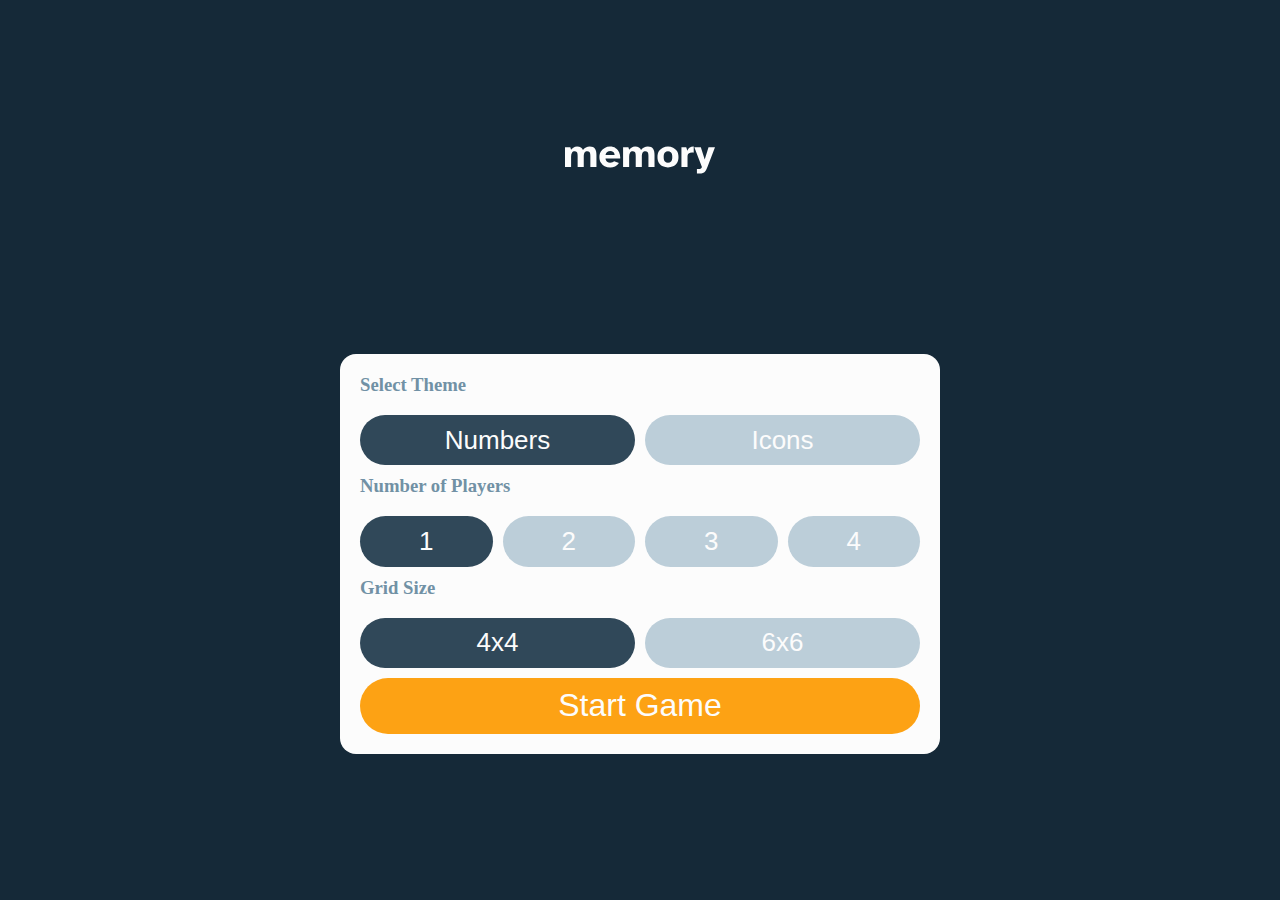
<file: index.html>
<!DOCTYPE html>
<html lang="en">
<head>
  <meta charset="UTF-8">
  <meta name="viewport" content="width=device-width, initial-scale=1.0">

  <link rel="icon" type="image/png" sizes="32x32" href="./assets/favicon-32x32.png">
  <link rel="stylesheet" href="styles.css">
  <link rel="stylesheet" href="layout.css">
  
  
  <title>Frontend Mentor | Memory game</title>
</head>
<body>

  <!-- Game setup start -->
<div class = "wrapper">
  <div class="head">
    <svg class="logo-img" width="150" height="28" xmlns="http://www.w3.org/2000/svg"><path d="M6.08 21V10.64c0-1.733.287-3.053.86-3.96s1.487-1.36 2.74-1.36c.96 0 1.647.233 2.06.7.413.467.667 1.087.76 1.86.093.773.14 1.627.14 2.56V21h6.12V10.52c0-1.733.28-3.033.84-3.9.56-.867 1.453-1.3 2.68-1.3.987 0 1.693.233 2.12.7.427.467.693 1.087.8 1.86.107.773.16 1.627.16 2.56V21h6.08V8.92c0-2.693-.48-4.753-1.44-6.18C29.04 1.313 27.293.6 24.76.6c-1.387 0-2.673.28-3.86.84a7.44 7.44 0 0 0-2.94 2.48c-.453-1.093-1.153-1.92-2.1-2.48C14.913.88 13.653.6 12.08.6c-1.467 0-2.72.347-3.76 1.04-1.04.693-1.787 1.413-2.24 2.16l-.76-2.64H0V21h6.08Zm39.2.48c1.627 0 3.22-.36 4.78-1.08 1.56-.72 2.86-1.84 3.9-3.36l-4.84-1.76c-.373.427-.9.78-1.58 1.06s-1.487.42-2.42.42c-1.12 0-2.14-.347-3.06-1.04-.92-.693-1.433-1.733-1.54-3.12H55.2c.133-2.347-.2-4.42-1-6.22-.8-1.8-1.98-3.213-3.54-4.24C49.1 1.113 47.227.6 45.04.6c-1.92 0-3.687.427-5.3 1.28a10.074 10.074 0 0 0-3.88 3.6c-.973 1.547-1.46 3.373-1.46 5.48 0 2.187.46 4.067 1.38 5.64a9.228 9.228 0 0 0 3.84 3.62c1.64.84 3.527 1.26 5.66 1.26ZM49.56 9h-9.04c.187-1.36.727-2.347 1.62-2.96.893-.613 1.913-.92 3.06-.92 1.173 0 2.187.327 3.04.98.853.653 1.293 1.62 1.32 2.9Zm14.6 12V10.64c0-1.733.287-3.053.86-3.96s1.487-1.36 2.74-1.36c.96 0 1.647.233 2.06.7.413.467.667 1.087.76 1.86.093.773.14 1.627.14 2.56V21h6.12V10.52c0-1.733.28-3.033.84-3.9.56-.867 1.453-1.3 2.68-1.3.987 0 1.693.233 2.12.7.427.467.693 1.087.8 1.86.107.773.16 1.627.16 2.56V21h6.08V8.92c0-2.693-.48-4.753-1.44-6.18C87.12 1.313 85.373.6 82.84.6c-1.387 0-2.673.28-3.86.84a7.44 7.44 0 0 0-2.94 2.48c-.453-1.093-1.153-1.92-2.1-2.48C72.993.88 71.733.6 70.16.6c-1.467 0-2.72.347-3.76 1.04-1.04.693-1.787 1.413-2.24 2.16l-.76-2.64h-5.32V21h6.08Zm38.84.48c1.813 0 3.52-.373 5.12-1.12 1.6-.747 2.893-1.9 3.88-3.46.987-1.56 1.48-3.527 1.48-5.9 0-2.4-.493-4.367-1.48-5.9-.987-1.533-2.28-2.667-3.88-3.4-1.6-.733-3.307-1.1-5.12-1.1-1.84 0-3.56.367-5.16 1.1-1.6.733-2.893 1.867-3.88 3.4-.987 1.533-1.48 3.5-1.48 5.9 0 2.373.493 4.34 1.48 5.9.987 1.56 2.28 2.713 3.88 3.46 1.6.747 3.32 1.12 5.16 1.12Zm0-4.72c-1.227 0-2.253-.44-3.08-1.32-.827-.88-1.24-2.36-1.24-4.44 0-2.107.42-3.58 1.26-4.42.84-.84 1.86-1.26 3.06-1.26 1.173 0 2.18.42 3.02 1.26.84.84 1.26 2.313 1.26 4.42 0 2.08-.407 3.56-1.22 4.44-.813.88-1.833 1.32-3.06 1.32ZM122.52 21V11c0-1.573.393-2.707 1.18-3.4.787-.693 1.913-1.04 3.38-1.04.293 0 .56.007.8.02.24.013.52.047.84.1V.6c-1.52-.08-2.813.2-3.88.84-1.067.64-1.907 1.76-2.52 3.36l-1.08-3.64h-4.8V21h6.08Zm11.36 6.44c1.733 0 3.107-.187 4.12-.56 1.013-.373 1.847-1.027 2.5-1.96s1.3-2.24 1.94-3.92l7.6-19.84h-6.52l-3.8 12.4-3.88-12.4h-6.52l7.6 19.72c-.213.667-.447 1.153-.7 1.46-.253.307-.607.5-1.06.58-.453.08-1.133.12-2.04.12h-1.2v4.4h1.96Z" fill="#152938" fill-rule="nonzero"/></svg>
  </div>
<div class = "grid-container">
 <div class = "grid-item item1"><h3>Select Theme</h3></div>
 <div class = "grid-item item2"><button id="theme-active" class = "btn-theme" value="numbers"> Numbers</button></div>
  <div class = "grid-item item3"><button class = "btn-theme" value="icons">Icons</button> </div>

 <div class = "grid-item item4"><h3>Number of Players</h3></div>
  <div class = "grid-item item5"><button id="player-active" class="single btn-player" value="1"> 1</button></div>
  <div class = "grid-item item6"><button class="dual btn-player" value="2"> 2</button></div>
  <div class = "grid-item item7"><button class="triple btn-player" value="3"> 3</button></div>
  <div class = "grid-item item8"><button class="multi btn-player" value="4"> 4</button></div>

  <div class = "grid-item item9"><h3>Grid Size</h3></div>
  <div  class = "grid-item itema"><button id="grid-active" class = "4x4 btn-grid" value="4x4"> 4x4</button></div>
  <div class = "grid-item itemb"><button class = "6x6 btn-grid" value="6x6"> 6x6</button></div>

  <div class = "grid-item itemc"><a href="./home.html"><button class = "start"> Start Game</button></a></div>
</div>
</div>

 <script type="module" src="./module/script.js"></script>
</body>
</html>
</file>
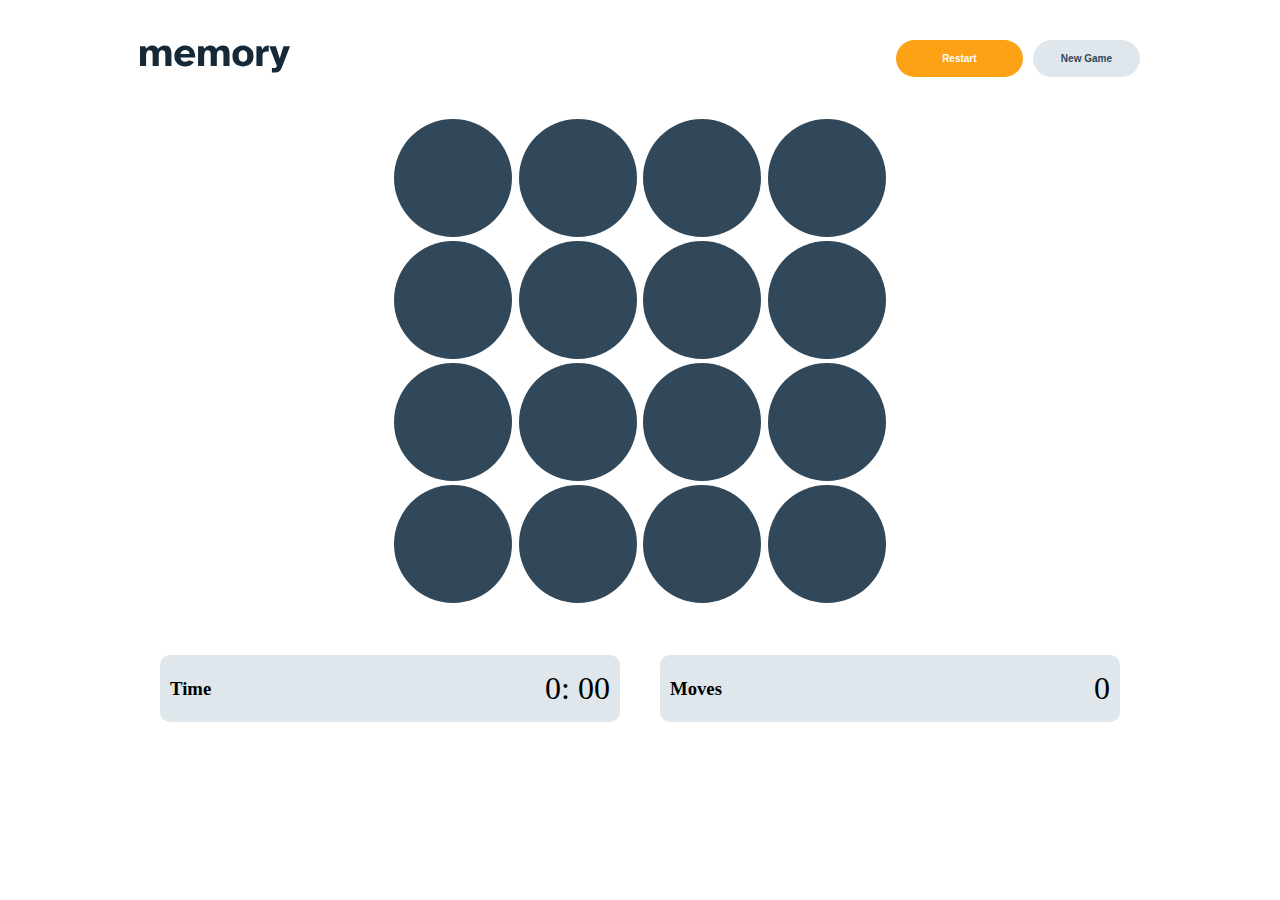
<file: home.html>
<!DOCTYPE html>
<html lang="en">
<head>
    <meta charset="UTF-8">
    <meta http-equiv="X-UA-Compatible" content="IE=edge">
    <meta name="viewport" content="width=device-width, initial-scale=1.0">
    <link rel="stylesheet" 
    href="https://cdnjs.cloudflare.com/ajax/libs/font-awesome/6.4.0/css/all.min.css"><!--searched online for how to use cdn for font-awesome-->
    <link rel="stylesheet" href="styles.css"> 
    <title>Document</title>
</head>
<body>
    <!-- Game setup end -->
<!-- Game board start -->
<div class="game_cont">
    <div class="active_game">
        <div class="menu_cont">
            <svg width="150" height="28" xmlns="http://www.w3.org/2000/svg"><path d="M6.08 21V10.64c0-1.733.287-3.053.86-3.96s1.487-1.36 2.74-1.36c.96 0 1.647.233 2.06.7.413.467.667 1.087.76 1.86.093.773.14 1.627.14 2.56V21h6.12V10.52c0-1.733.28-3.033.84-3.9.56-.867 1.453-1.3 2.68-1.3.987 0 1.693.233 2.12.7.427.467.693 1.087.8 1.86.107.773.16 1.627.16 2.56V21h6.08V8.92c0-2.693-.48-4.753-1.44-6.18C29.04 1.313 27.293.6 24.76.6c-1.387 0-2.673.28-3.86.84a7.44 7.44 0 0 0-2.94 2.48c-.453-1.093-1.153-1.92-2.1-2.48C14.913.88 13.653.6 12.08.6c-1.467 0-2.72.347-3.76 1.04-1.04.693-1.787 1.413-2.24 2.16l-.76-2.64H0V21h6.08Zm39.2.48c1.627 0 3.22-.36 4.78-1.08 1.56-.72 2.86-1.84 3.9-3.36l-4.84-1.76c-.373.427-.9.78-1.58 1.06s-1.487.42-2.42.42c-1.12 0-2.14-.347-3.06-1.04-.92-.693-1.433-1.733-1.54-3.12H55.2c.133-2.347-.2-4.42-1-6.22-.8-1.8-1.98-3.213-3.54-4.24C49.1 1.113 47.227.6 45.04.6c-1.92 0-3.687.427-5.3 1.28a10.074 10.074 0 0 0-3.88 3.6c-.973 1.547-1.46 3.373-1.46 5.48 0 2.187.46 4.067 1.38 5.64a9.228 9.228 0 0 0 3.84 3.62c1.64.84 3.527 1.26 5.66 1.26ZM49.56 9h-9.04c.187-1.36.727-2.347 1.62-2.96.893-.613 1.913-.92 3.06-.92 1.173 0 2.187.327 3.04.98.853.653 1.293 1.62 1.32 2.9Zm14.6 12V10.64c0-1.733.287-3.053.86-3.96s1.487-1.36 2.74-1.36c.96 0 1.647.233 2.06.7.413.467.667 1.087.76 1.86.093.773.14 1.627.14 2.56V21h6.12V10.52c0-1.733.28-3.033.84-3.9.56-.867 1.453-1.3 2.68-1.3.987 0 1.693.233 2.12.7.427.467.693 1.087.8 1.86.107.773.16 1.627.16 2.56V21h6.08V8.92c0-2.693-.48-4.753-1.44-6.18C87.12 1.313 85.373.6 82.84.6c-1.387 0-2.673.28-3.86.84a7.44 7.44 0 0 0-2.94 2.48c-.453-1.093-1.153-1.92-2.1-2.48C72.993.88 71.733.6 70.16.6c-1.467 0-2.72.347-3.76 1.04-1.04.693-1.787 1.413-2.24 2.16l-.76-2.64h-5.32V21h6.08Zm38.84.48c1.813 0 3.52-.373 5.12-1.12 1.6-.747 2.893-1.9 3.88-3.46.987-1.56 1.48-3.527 1.48-5.9 0-2.4-.493-4.367-1.48-5.9-.987-1.533-2.28-2.667-3.88-3.4-1.6-.733-3.307-1.1-5.12-1.1-1.84 0-3.56.367-5.16 1.1-1.6.733-2.893 1.867-3.88 3.4-.987 1.533-1.48 3.5-1.48 5.9 0 2.373.493 4.34 1.48 5.9.987 1.56 2.28 2.713 3.88 3.46 1.6.747 3.32 1.12 5.16 1.12Zm0-4.72c-1.227 0-2.253-.44-3.08-1.32-.827-.88-1.24-2.36-1.24-4.44 0-2.107.42-3.58 1.26-4.42.84-.84 1.86-1.26 3.06-1.26 1.173 0 2.18.42 3.02 1.26.84.84 1.26 2.313 1.26 4.42 0 2.08-.407 3.56-1.22 4.44-.813.88-1.833 1.32-3.06 1.32ZM122.52 21V11c0-1.573.393-2.707 1.18-3.4.787-.693 1.913-1.04 3.38-1.04.293 0 .56.007.8.02.24.013.52.047.84.1V.6c-1.52-.08-2.813.2-3.88.84-1.067.64-1.907 1.76-2.52 3.36l-1.08-3.64h-4.8V21h6.08Zm11.36 6.44c1.733 0 3.107-.187 4.12-.56 1.013-.373 1.847-1.027 2.5-1.96s1.3-2.24 1.94-3.92l7.6-19.84h-6.52l-3.8 12.4-3.88-12.4h-6.52l7.6 19.72c-.213.667-.447 1.153-.7 1.46-.253.307-.607.5-1.06.58-.453.08-1.133.12-2.04.12h-1.2v4.4h1.96Z" fill="#152938" fill-rule="nonzero"/></svg>
            <div class="menu_buttons">
                <button class="btn restart restart-btn">Restart</button>
                <a href="./index.html"><button class="btn new_game new-game-btn">New Game</button></a>
            </div>
        </div>

        <div class="game_grid">
            <ul class="grid">
                <li class="card">
                    <button class="card_btn"></button>
                </li>
                <li class="card">
                    <button class="card_btn"></button>
                </li>
                <li class="card">
                    <button class="card_btn"></button>
                </li>
                <li class="card">
                    <button class="card_btn"></button>
                </li>
                <li class="card">
                    <button class="card_btn"></button>
                </li>
                <li class="card">
                    <button class="card_btn"></button>
                </li>
                <li class="card">
                    <button class="card_btn"></button>
                </li>
                <li class="card">
                    <button class="card_btn"></button>
                </li>
                <li class="card">
                    <button class="card_btn"></button>
                </li>
                <li class="card">
                    <button class="card_btn"></button>
                </li>
                <li class="card">
                    <button class="card_btn"></button>
                </li>
                <li class="card">
                    <button class="card_btn"></button>
                </li>
                <li class="card">
                    <button class="card_btn"></button>
                </li>
                <li class="card">
                    <button class="card_btn"></button>
                </li>
                <li class="card">
                    <button class="card_btn"></button>
                </li>
                <li class="card">
                    <button class="card_btn"></button>
                </li>
                <li class="card hide-card">
                    <button class="card_btn"></button>
                </li>
                <li class="card hide-card">
                    <button class="card_btn"></button>
                </li>
                <li class="card hide-card">
                    <button class="card_btn"></button>
                </li>
                <li class="card hide-card">
                    <button class="card_btn"></button>
                </li>
                <li class="card hide-card">
                    <button class="card_btn"></button>
                </li>
                <li class="card hide-card">
                    <button class="card_btn"></button>
                </li>
                <li class="card hide-card">
                    <button class="card_btn"></button>
                </li>
                <li class="card hide-card">
                    <button class="card_btn"></button>
                </li>
                <li class="card hide-card">
                    <button class="card_btn"></button>
                </li>
                <li class="card hide-card">
                    <button class="card_btn"></button>
                </li>
                <li class="card hide-card">
                    <button class="card_btn"></button>
                </li>
                <li class="card hide-card">
                    <button class="card_btn"></button>
                </li>
                <li class="card hide-card">
                    <button class="card_btn"></button>
                </li>
                <li class="card hide-card">
                    <button class="card_btn"></button>
                </li>
                <li class="card hide-card">
                    <button class="card_btn"></button>
                </li>
                <li class="card hide-card">
                    <button class="card_btn"></button>
                </li>
                <li class="card hide-card">
                    <button class="card_btn"></button>
                </li>
                <li class="card hide-card">
                    <button class="card_btn"></button>
                </li>
                <li class="card hide-card">
                    <button class="card_btn"></button>
                </li>
                <li class="card hide-card">
                    <button class="card_btn"></button>
                </li>
            </ul>

        </div>

        <div class="player_cont">
            <ul class="player_list">
                <li class="time_cont">
                    <h3>Time</h3>
                    <p class="timer"><span class="mins">0</span>: <span class="secs">00</span></p>
                </li>
                <li class="move_cont">
                <h3>Moves</h3> 
                <p class="move">0</p>   
                        <!-- Moves total -->
                        <!-- Solo game time and moves counter end -->
                        <!-- Game board end -->
                </li>
            </ul>
        </div>
    </div>

    <div class="single_player">
        <div class="result_cont">
            <h1>You did it!</h1>
            <p class="sub-message">Game over! Here's how you got on...</p>
            <div class="time_elapse">
                <p>Time Elapsed</p>
                <p class="time_rcont"></p>
            </div>
            <div class="moves_taken">
                <p>Moves Taken</p>
                <p class="moves_rcont"></p>
            </div>
            <div class="btn_cont">
                <button class="btn restart r_restart">Restart</button>
                <a class="link_new_game" href="./index.html">
                    <button class="btn new_game">Setup New Game</button>
                </a>
            </div>
        </div>
    </div>

    <div class="multiplayer">
        <div class="result_cont">
            <h1 class="winner_result"></h1>
            <p class="sub-message">Game Over! Here are the results...</p>
            <ul class="players_result">

            </ul>
            <div class="btn_cont">
                <button class="btn restart r_restart">Restart</button>
                <a class="link_new_game" href="./index.html">
                    <button class="btn new_game">Setup New Game</button>
                </a>
            </div>
        </div>
    </div>
</div>
<script type="module" src="./module/game_logic.js"></script>
</body>
</html>
</file>
<file: styles.css>
*{
    box-sizing: border-box;
    margin: 0;
    padding: 0;
}


.wrapper{
    background-color: #152938;
    height: 100vh;
    width: 100vw;
    display: flex;
    flex-direction: column;
}

.head{
    margin: auto;
    margin-bottom: 0px;
}

.logo-img path{
    fill:#FCFCFC;
}

.logo-img{
    margin: 0 0 30px 0;
}

.grid-item h3{
    color: #7191A5;
}

.grid-container{
    margin: auto;
    padding: 20px;
    background-color: #FCFCFC;
    width: 600px;
    height: 400px;
    border-radius: 1em;
    display: grid;
    gap: 10px;
    grid-template-columns: repeat(4,1fr);
    grid-template-areas: "item1 item1 . ."
                         "item2 item2 item3 item3"
                         "item4 item4 . ."
                         "item5 item6 item7 item8"
                         "item9 item9 . ."
                         "item10 item10 item11 item11"
                         "item12 item12 item12 item12";  
}


.item1{
    grid-area: item1;
}
.item2{
    grid-area: item2;
}
.item3{
    grid-area:item3;
}
.item4{
    grid-area:item4;
}
.item5{
    grid-area:item5;
}
.item6{
    grid-area:item6;
}
.item7{
    grid-area:item7;
}
.item8{
    grid-area:item8;
}
.item9{
    grid-area:item9;
}
.itema{
    grid-area:item10;
}
.itemb{
    grid-area:item11;
}
.itemc{
    grid-area:item12;
}

button{
    width: 100%;
    height: 100%;
    border-radius: 2em;
    background: #BCCED9;
    border-style: none;
    color:#FCFCFC;
    font-weight: 700px;
    font-size: 26px;
    padding: 5px 0px;
    cursor: pointer;
}
button:hover{
    background: #6395B8;
}
button:active{
    background: #304859;
}

#theme-active,
#player-active,
#grid-active,
#theme-active:hover,
#player-active:hover,
#grid-active:hover {
  background: #304859;
}

.start{
    background: #FDA214;
    font-size: 32px;
}
.start:hover{
    background: #FFB84A;
}

/*Styling for the game.html */
.game_cont{
    max-width: 1000px;
    margin: 0 auto;
    height: 100%;
    position: relative;
}

.menu_cont{
    display: flex;
    flex-direction: row;
    justify-content: space-between;
    align-items: center;
    padding: 40px 0px;
}

.menu_buttons{
    display: flex;
}

.menu_buttons .btn{
    font-size: 10px;
    font-weight: 700;
}

.restart-btn{
    width: 127px;
    margin-right: 10px;
}

.new-game-btn{
    width: 149px;
}

/* game grid display*/

.game_grid{
    max-width: 500px;
    margin: 0 auto;
}

.grid{
    display:flex;
    flex-wrap: wrap;
    justify-content: space-evenly;
    list-style: none;
    
}

.card_btn{
    width: 118px;
    height:118px;
    background: #304859;
    border-radius: 100%;
    margin:2px;
    color: #FCFCFC;
    border-style: none;
    cursor: pointer;
    font-size: 0;
}

/*this class will be used later in js*/
.hard_card_btn{
    width: 81px;
    height: 81px;
    background: #304859;
    border-radius: 100%;
    cursor: pointer;
    font-size: 0;
    
}

/* this right here is the css for the new class : player and score
written in the js file for the multiplayer mode*/


/*player_cont child*/
.player_list{
    display: flex;
    justify-content: space-around;
    margin: 50px 0;
}

/*the descendants of player_cont*/
.player,.time_cont,.move_cont{
    width: 46%; /*use 46%*/
    border-radius: 10px;
    background: #dfe7ec;
    display: flex; 
    justify-content: space-between;
    align-items: center;
    text-align: center;
    gap: 10px;
    padding: 15px 10px;

}

/*multiplayer turn*/
.player_turn{
    background: #FDA214;
    color:#FCFCFC;
}



/*styling of digits */
.move,.timer,.score{
    font-weight: 700px;
    font-size: 32px;
}

/*code for the cardEventListener : addition of classes 
when a card is clicked*/
.open{
    background: #BCCED9;
    cursor: default;

}/* when a card is clicked to open*/


.show{
    font-size: 40px;
    cursor: default;
    
}/*size of the icon or number appearing*/

.wrong{
    background: #ed4444;
}

.match{
    background: #FDA214;
}


/*how scores appear*/
.time_elapse,.moves_taken,.btn_cont,.player-container{
    display: flex;
    align-items: center;
    justify-content: space-between;
}
/*soloplayer*/
.single_player{
    position: absolute;
    width: 100%;
    height: 110%;
    display: none;
    align-items: center;
    justify-content: center;
    background-color: rgba(0, 0, 0, .4);
    top: 0;
    left: 0;
    
    
}

.multiplayer{
    position: absolute;
    width: 100%;
    height: 110%;
    display: none;
    align-items: center;
    justify-content: center;
    background-color:rgba(0, 0, 0, .4);
    top: 0;
    left: 0;
}

.result_cont{
    width: 70%;
    max-width: 654px;
    background-color: #FCFCFC;
    border-radius: 20px;
    padding: 40px 55px;
    color: #7191a5;
    font-weight: 700;
    font-size: 18px;
}

.result_cont h1, .result_cont p{
    text-align: center;
}

.result_cont h1{
    color: #152938;
    font-size: 48px;
    margin-bottom: 10px;

}

.time_elapse,.moves_taken,.player-container{
    background-color: #dfe7ec;
    padding: 20px;
    margin-bottom: 20px;
    border-radius: 10px;
}

.player-container{
    list-style: none;
}

.winner{
    background-color: #152938;
}

.time_rcont,.moves_rcont,.player-score{
    font-weight: 700;
    font-size: 32px;
    color:#304859;
}

.sub-message{
    margin-bottom: 40px;
}

.btn_cont{
    margin-top: 40px;
}

.r_restart,.link_new_game{
    width: 48%;
    font-size: 20px;
    border-radius: 26px;
}

.restart{
    background: #FDA214;
    color:#FCFCFC;
    padding: 13px 28px;
}
.restart:hover{
    background: #FFB84A;
}

.new_game{
    width: 100%;
    background:#DFE7EC;
    color:#304859;
    padding: 13px 28px;
    font-size: 20px;
    
}

.new_game:hover{
    background: #6395B8;
    color:#FCFCFC;
    
}
</file>
<file: layout.css>
@media(max-width: 1140px){
    .menu-container{
        padding: 35px 20px;
    }
}

@media(max-width: 768px){
    .result_cont{
        padding:30px 25px;
    }

    .result_cont h1{
        font-size: 25px;
    }

    .sub-message{
        font-size: 14px;
        margin-bottom: 15px;
    }

    .player-container,
    .time_cont,
    .move_cont{
        padding: 5px 10px;
        margin-bottom: 5px;
        font-size:14px;
        border-radius: 5px;
    }

    .time_rcont,
    .moves_rcont{
        font-size:22px;
    }

    .btn_cont{
        margin-top: 15px;
        display:block;
    }

    .restart,
    .new_game{
        font-size:16px;
        padding: 15px;
        width: 100%;
    }

    .restart{
        margin-bottom:10px;
    }
}
</file>
